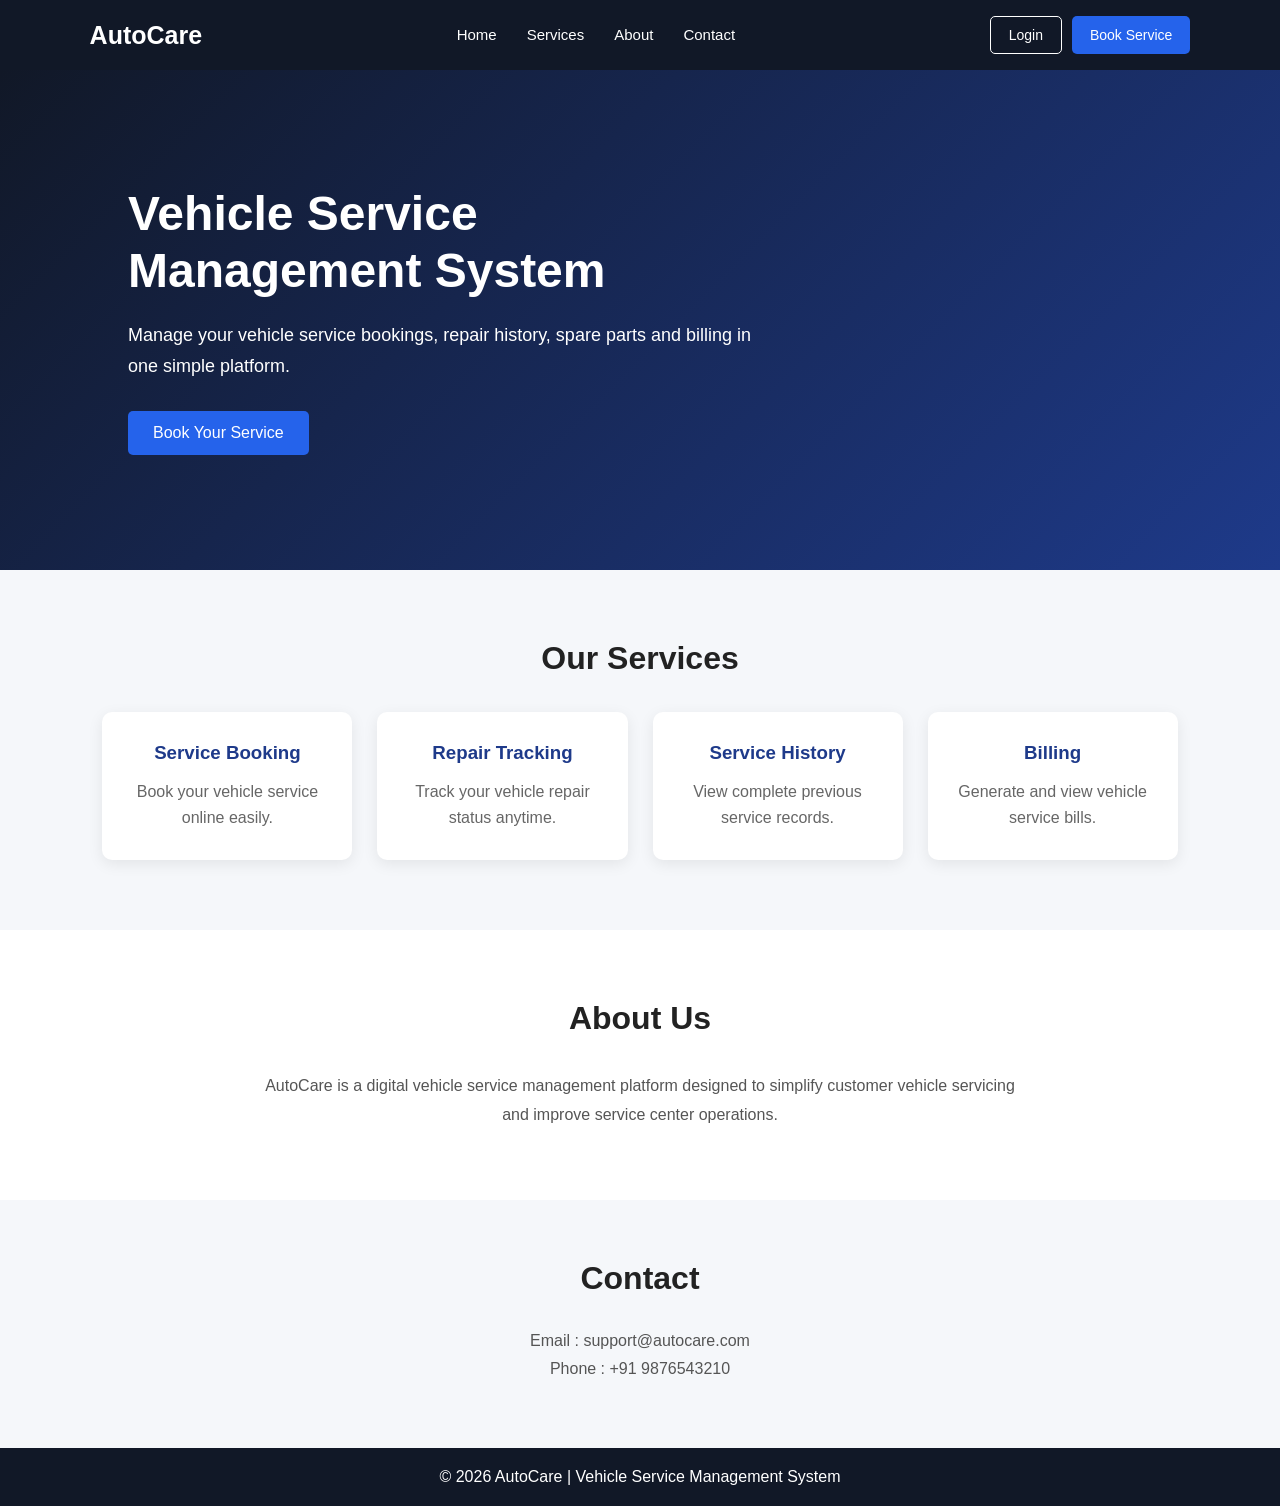
<file: frontend/index.html>
<!DOCTYPE html>
<html lang="en">
<head>
    <meta charset="UTF-8">
    <meta name="viewport" content="width=device-width, initial-scale=1.0">
    <title>Vehicle Service Management System</title>
    <link rel="stylesheet" href="style.css">
</head>

<body>

    <!-- Navbar -->
    <header>
        <nav class="navbar">
            <h2 class="logo">AutoCare</h2>

            <ul class="nav-links">
                <li><a href="#">Home</a></li>
                <li><a href="#services">Services</a></li>
                <li><a href="#about">About</a></li>
                <li><a href="#contact">Contact</a></li>
            </ul>

            <div class="nav-buttons">
               <button class="login-btn" onclick="window.location.href='login.html'">
    Login
</button>

<button class="book-btn" onclick="window.location.href='service.html'">
    Book Service
</button>
            </div>
        </nav>
    </header>

    <!-- Hero Section -->
    <section class="hero">

        <div class="hero-content">
            <h1>Vehicle Service Management System</h1>

            <p>
                Manage your vehicle service bookings, repair history,
                spare parts and billing in one simple platform.
            </p>

            <button class="hero-btn" onclick="window.location.href='service.html'">
    Book Your Service
</button>
        </div>

    </section>

    <!-- Services -->
    <section id="services" class="services">

        <h2>Our Services</h2>

        <div class="service-container">

            <div class="card">
                <h3>Service Booking</h3>
                <p>Book your vehicle service online easily.</p>
            </div>

            <div class="card">
                <h3>Repair Tracking</h3>
                <p>Track your vehicle repair status anytime.</p>
            </div>

            <div class="card">
                <h3>Service History</h3>
                <p>View complete previous service records.</p>
            </div>

            <div class="card">
                <h3>Billing</h3>
                <p>Generate and view vehicle service bills.</p>
            </div>

        </div>

    </section>

    <!-- About -->
    <section id="about" class="about">

        <h2>About Us</h2>

        <p>
            AutoCare is a digital vehicle service management platform
            designed to simplify customer vehicle servicing and improve
            service center operations.
        </p>

    </section>

    <!-- Contact -->
    <section id="contact" class="contact">

        <h2>Contact</h2>

        <p>Email : support@autocare.com</p>
        <p>Phone : +91 9876543210</p>

    </section>

    <!-- Footer -->
    <footer>
        <p>© 2026 AutoCare | Vehicle Service Management System</p>
    </footer>
    <script src="script.js"></script>

</body>
</html>
</file>
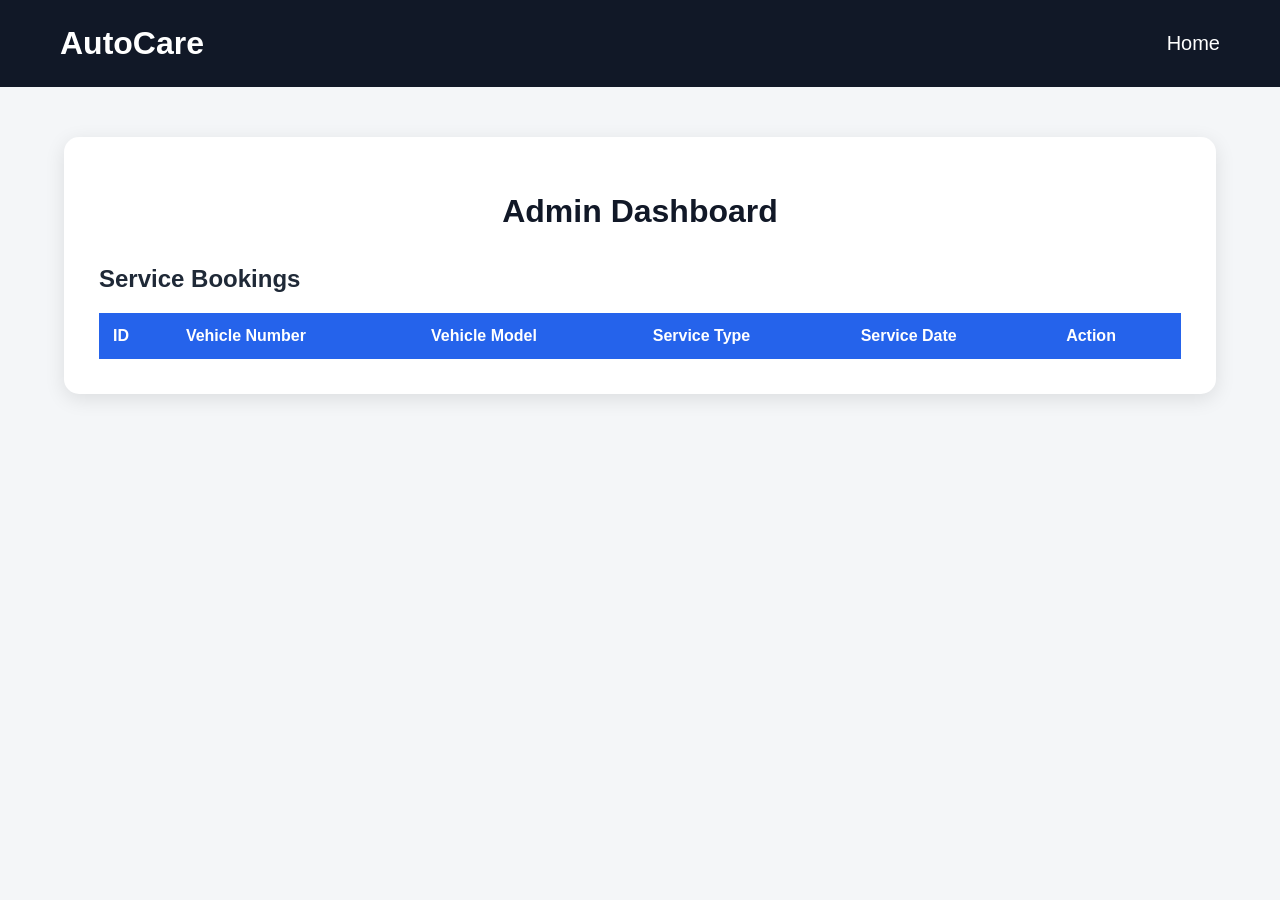
<file: frontend/admin.html>
<!DOCTYPE html>
<html lang="en">

<head>
    <meta charset="UTF-8">
    <meta name="viewport" content="width=device-width, initial-scale=1.0">

    <title>Admin - AutoCare</title>

    <link rel="stylesheet" href="admin.css">
</head>

<body>

    <header>
        <nav class="navbar">
            <h2 class="logo">AutoCare</h2>
            <a href="index.html">Home</a>
        </nav>
    </header>

    <div class="admin-container">

        <div class="admin-box">

            <h1>Admin Dashboard</h1>

            <h2>Service Bookings</h2>

            <table>

                <thead>
                    <tr>
                        <th>ID</th>
                        <th>Vehicle Number</th>
                        <th>Vehicle Model</th>
                        <th>Service Type</th>
                        <th>Service Date</th>
                        <th>Action</th>
                    </tr>
                </thead>

                <tbody id="bookingTableBody">
                </tbody>

            </table>

        </div>

    </div>

    <script src="admin.js"></script>

</body>

</html>
</file>
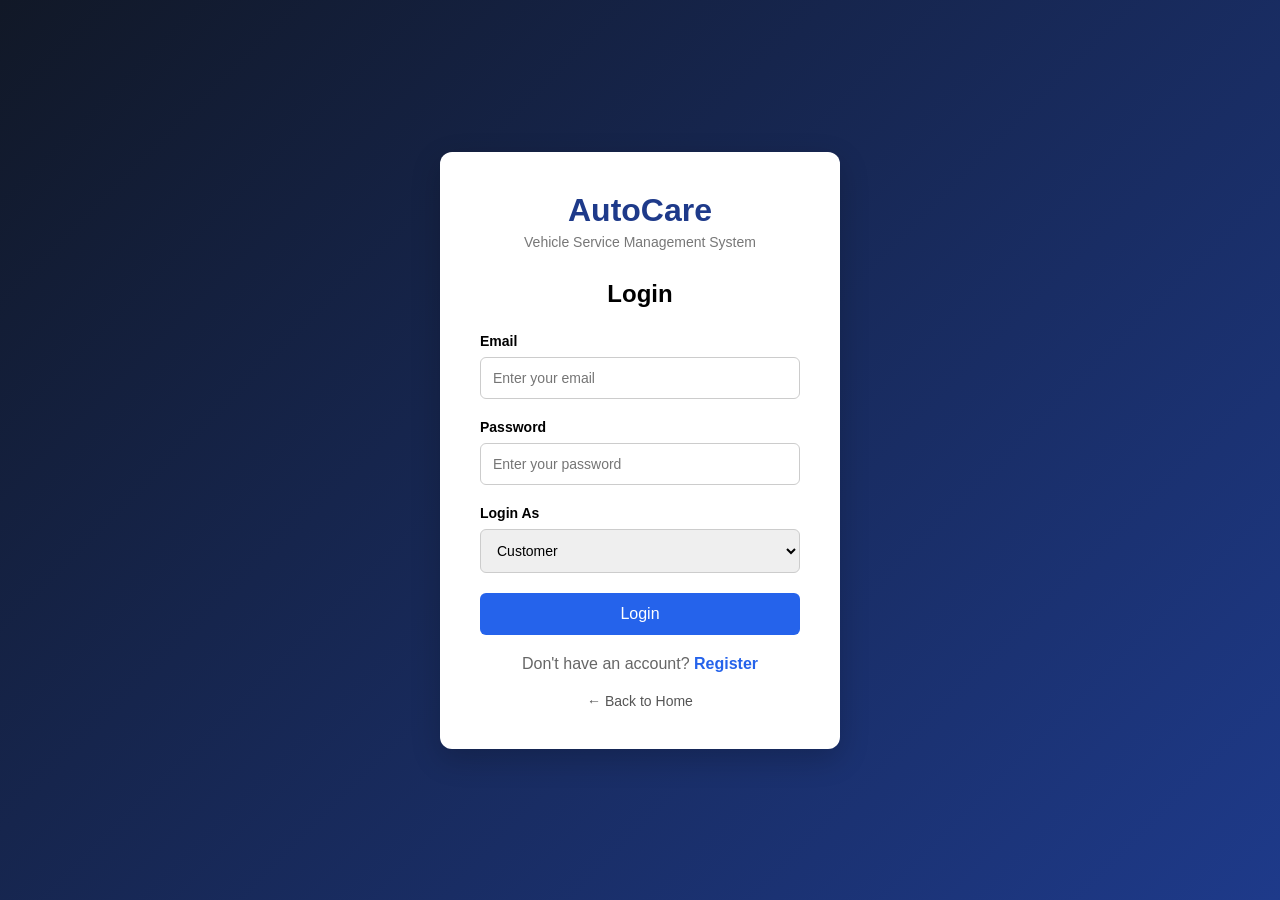
<file: frontend/login.html>
<!DOCTYPE html>
<html lang="en">
<head>
    <meta charset="UTF-8">
    <meta name="viewport" content="width=device-width, initial-scale=1.0">

    <title>Login - AutoCare</title>

    <link rel="stylesheet" href="login.css">
</head>

<body>

    <div class="login-container">

        <div class="login-box">

            <h1>AutoCare</h1>

            <p class="subtitle">Vehicle Service Management System</p>

            <h2>Login</h2>

            <form id="loginForm">

                <label for="email">Email</label>
                <input
                    type="email"
                    id="email"
                    placeholder="Enter your email"
                    required
                >

                <label for="password">Password</label>
                <input
                    type="password"
                    id="password"
                    placeholder="Enter your password"
                    required
                >

                <div class="user-type">
                    <label for="role">Login As</label>

                    <select id="role">
                        <option value="customer">Customer</option>
                        <option value="admin">Admin</option>
                    </select>
                </div>

                <button type="submit">Login</button>

            </form>

            <p class="register-text">
                Don't have an account?
                <a href="register.html">Register</a>
            </p>

            <a href="index.html" class="back-home">
                ← Back to Home
            </a>

        </div>

    </div>

    <script src="login.js"></script>

</body>
</html>
</file>
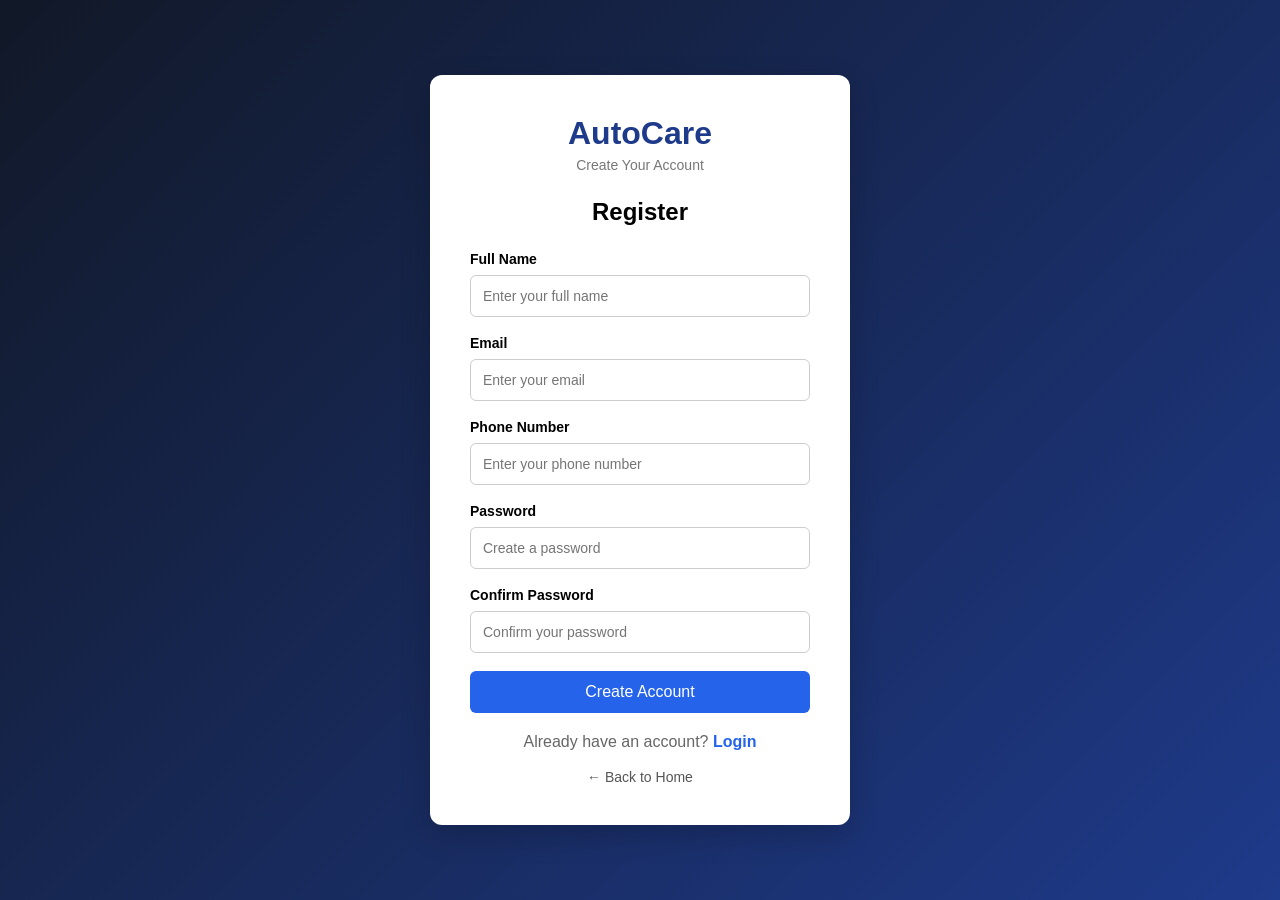
<file: frontend/register.html>
<!DOCTYPE html>
<html lang="en">
<head>
    <meta charset="UTF-8">
    <meta name="viewport" content="width=device-width, initial-scale=1.0">

    <title>Register - AutoCare</title>

    <link rel="stylesheet" href="register.css">
</head>

<body>

    <div class="register-container">

        <div class="register-box">

            <h1>AutoCare</h1>

            <p class="subtitle">Create Your Account</p>

            <h2>Register</h2>

            <form id="registerForm">

                <label for="name">Full Name</label>
                <input
                    type="text"
                    id="name"
                    placeholder="Enter your full name"
                    required
                >

                <label for="email">Email</label>
                <input
                    type="email"
                    id="email"
                    placeholder="Enter your email"
                    required
                >

                <label for="phone">Phone Number</label>
                <input
                    type="tel"
                    id="phone"
                    placeholder="Enter your phone number"
                    required
                >

                <label for="password">Password</label>
                <input
                    type="password"
                    id="password"
                    placeholder="Create a password"
                    required
                >

                <label for="confirmPassword">Confirm Password</label>
                <input
                    type="password"
                    id="confirmPassword"
                    placeholder="Confirm your password"
                    required
                >

                <button type="submit">Create Account</button>

            </form>

            <p class="login-text">
                Already have an account?
                <a href="login.html">Login</a>
            </p>

            <a href="index.html" class="back-home">
                ← Back to Home
            </a>

        </div>

    </div>

    <script src="register.js"></script>

</body>
</html>
</file>
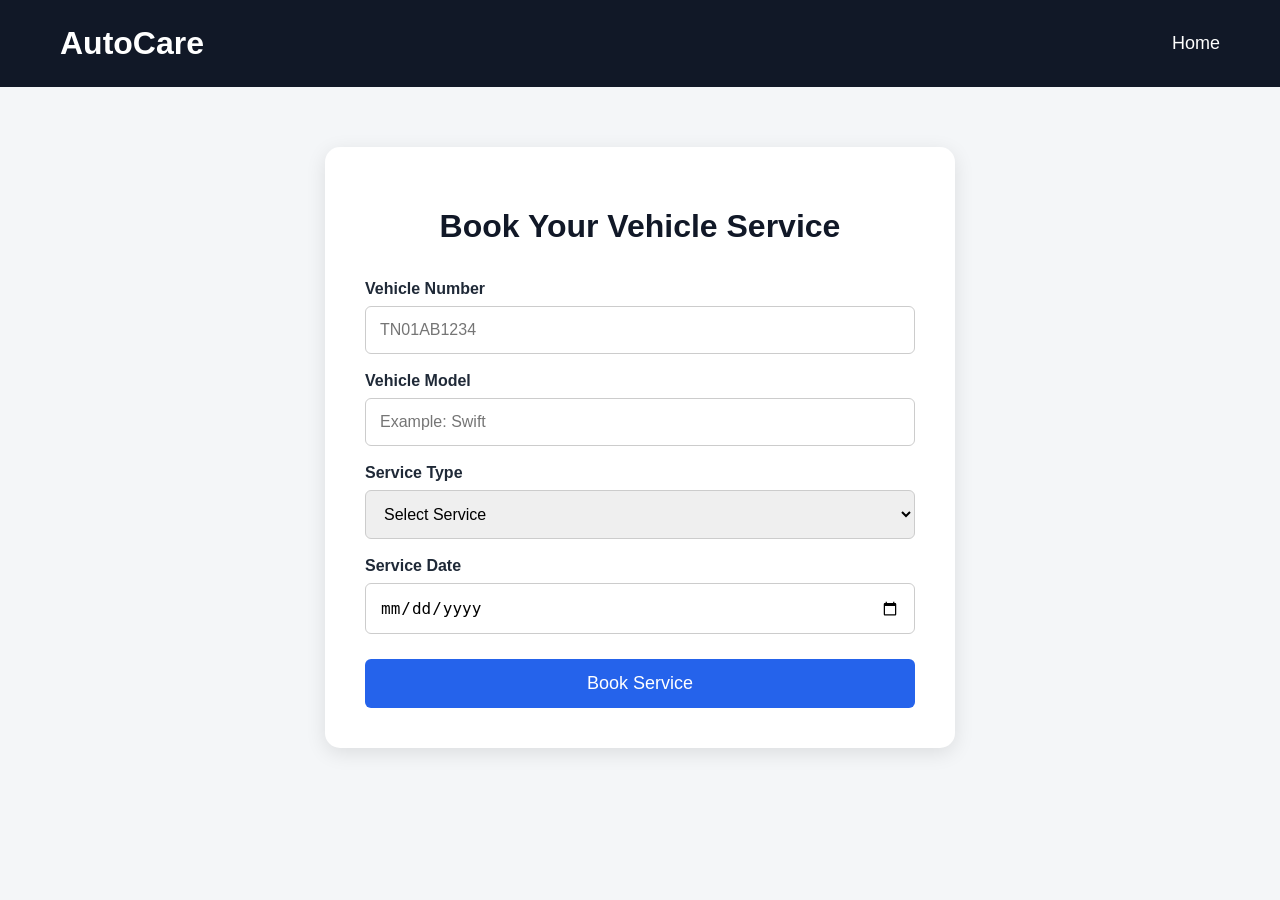
<file: frontend/service.html>
<!DOCTYPE html>
<html lang="en">
<head>
    <meta charset="UTF-8">
    <meta name="viewport" content="width=device-width, initial-scale=1.0">

    <title>Book Service - AutoCare</title>

    <link rel="stylesheet" href="service.css">
</head>

<body>

    <header>
        <nav class="navbar">
            <h2 class="logo">AutoCare</h2>
            <a href="index.html">Home</a>
        </nav>
    </header>

    <div class="booking-container">

        <div class="booking-box">

            <h1>Book Your Vehicle Service</h1>

            <form id="bookingForm">

                <label>Vehicle Number</label>
                <input
                    type="text"
                    id="vehicleNumber"
                    placeholder="TN01AB1234"
                    required
                >

                <label>Vehicle Model</label>
                <input
                    type="text"
                    id="vehicleModel"
                    placeholder="Example: Swift"
                    required
                >

                <label>Service Type</label>
                <select id="serviceType" required>
                    <option value="">Select Service</option>
                    <option value="General Service">General Service</option>
                    <option value="Oil Change">Oil Change</option>
                    <option value="Engine Repair">Engine Repair</option>
                    <option value="Brake Service">Brake Service</option>
                    <option value="Full Service">Full Service</option>
                </select>

                <label>Service Date</label>
                <input
                    type="date"
                    id="serviceDate"
                    required
                >

                <button type="submit">Book Service</button>

            </form>

        </div>

    </div>

    <script src="service.js"></script>

</body>
</html>
</file>
<file: frontend/style.css>
* {
    margin: 0;
    padding: 0;
    box-sizing: border-box;
}

body {
    font-family: Arial, sans-serif;
    background-color: #f5f7fa;
    color: #222;
}

/* Navbar */
.navbar {
    height: 70px;
    background-color: #111827;
    display: flex;
    align-items: center;
    justify-content: space-between;
    padding: 0 7%;
}

.logo {
    color: white;
    font-size: 25px;
}

.nav-links {
    display: flex;
    list-style: none;
    gap: 30px;
}

.nav-links a {
    color: white;
    text-decoration: none;
    font-size: 15px;
}

.nav-links a:hover {
    color: #60a5fa;
}

.nav-buttons {
    display: flex;
    gap: 10px;
}

.login-btn,
.book-btn,
.hero-btn {
    padding: 10px 18px;
    border: none;
    border-radius: 5px;
    cursor: pointer;
    font-size: 14px;
}

.login-btn {
    background-color: transparent;
    color: white;
    border: 1px solid white;
}

.book-btn,
.hero-btn {
    background-color: #2563eb;
    color: white;
}

.login-btn:hover,
.book-btn:hover,
.hero-btn:hover {
    opacity: 0.85;
}

/* Hero Section */
.hero {
    min-height: 500px;
    display: flex;
    align-items: center;
    padding: 0 10%;
    background: linear-gradient(135deg, #111827, #1e3a8a);
}

.hero-content {
    max-width: 650px;
    color: white;
}

.hero-content h1 {
    font-size: 48px;
    line-height: 1.2;
    margin-bottom: 20px;
}

.hero-content p {
    font-size: 18px;
    line-height: 1.7;
    margin-bottom: 30px;
}

.hero-btn {
    padding: 13px 25px;
    font-size: 16px;
}

/* Services */
.services {
    padding: 70px 8%;
    text-align: center;
}

.services h2,
.about h2,
.contact h2 {
    font-size: 32px;
    margin-bottom: 35px;
}

.service-container {
    display: grid;
    grid-template-columns: repeat(4, 1fr);
    gap: 25px;
}

.card {
    background-color: white;
    padding: 30px 20px;
    border-radius: 10px;
    box-shadow: 0 4px 15px rgba(0, 0, 0, 0.08);
}

.card h3 {
    margin-bottom: 15px;
    color: #1e3a8a;
}

.card p {
    color: #666;
    line-height: 1.6;
}

/* About */
.about {
    padding: 70px 15%;
    text-align: center;
    background-color: white;
}

.about p {
    max-width: 750px;
    margin: auto;
    line-height: 1.8;
    color: #555;
}

/* Contact */
.contact {
    padding: 60px;
    text-align: center;
}

.contact p {
    margin: 10px;
    color: #555;
}

/* Footer */
footer {
    background-color: #111827;
    color: white;
    text-align: center;
    padding: 20px;
}

/* Responsive Design */
@media (max-width: 900px) {

    .nav-links {
        display: none;
    }

    .service-container {
        grid-template-columns: repeat(2, 1fr);
    }

    .hero-content h1 {
        font-size: 38px;
    }
}

@media (max-width: 600px) {

    .service-container {
        grid-template-columns: 1fr;
    }

    .nav-buttons {
        display: none;
    }

    .hero {
        padding: 40px 8%;
    }

    .hero-content h1 {
        font-size: 32px;
    }
}
</file>
<file: frontend/admin.css>
body {
    margin: 0;
    font-family: Arial, sans-serif;
    background: #f4f6f8;
}

header {
    background: #111827;
    padding: 25px 60px;
}

.navbar {
    display: flex;
    justify-content: space-between;
    align-items: center;
}

.logo {
    color: white;
    font-size: 32px;
    margin: 0;
}

header a {
    color: white;
    text-decoration: none;
    font-size: 20px;
}

.admin-container {
    width: 90%;
    margin: 50px auto;
}

.admin-box {
    background: white;
    padding: 35px;
    border-radius: 15px;
    box-shadow: 0 5px 20px rgba(0, 0, 0, 0.1);
}

.admin-box h1 {
    text-align: center;
    color: #111827;
    margin-bottom: 35px;
}

.admin-box h2 {
    color: #1f2937;
    margin-bottom: 20px;
}

table {
    width: 100%;
    border-collapse: collapse;
}

th {
    background: #2563eb;
    color: white;
    padding: 14px;
    text-align: left;
}

td {
    padding: 14px;
    border-bottom: 1px solid #ddd;
}

tr:hover {
    background: #f1f5f9;
}
</file>
<file: frontend/login.css>
* {
    margin: 0;
    padding: 0;
    box-sizing: border-box;
}

body {
    font-family: Arial, sans-serif;
    background: linear-gradient(135deg, #111827, #1e3a8a);
    min-height: 100vh;

    display: flex;
    justify-content: center;
    align-items: center;
}

.login-container {
    width: 100%;
    padding: 20px;
}

.login-box {
    width: 400px;
    max-width: 100%;
    margin: auto;

    background: white;
    padding: 40px;
    border-radius: 12px;

    box-shadow: 0 10px 30px rgba(0, 0, 0, 0.2);
}

.login-box h1 {
    text-align: center;
    color: #1e3a8a;
    margin-bottom: 5px;
}

.subtitle {
    text-align: center;
    color: #777;
    font-size: 14px;
    margin-bottom: 30px;
}

.login-box h2 {
    text-align: center;
    margin-bottom: 25px;
}

.login-box label {
    display: block;
    margin-bottom: 8px;
    font-weight: bold;
    font-size: 14px;
}

.login-box input,
.login-box select {
    width: 100%;
    padding: 12px;

    border: 1px solid #ccc;
    border-radius: 6px;

    margin-bottom: 20px;
    font-size: 14px;
}

.login-box input:focus,
.login-box select:focus {
    outline: none;
    border-color: #2563eb;
}

.login-box button {
    width: 100%;
    padding: 12px;

    border: none;
    border-radius: 6px;

    background-color: #2563eb;
    color: white;

    font-size: 16px;
    cursor: pointer;
}

.login-box button:hover {
    background-color: #1d4ed8;
}

.register-text {
    text-align: center;
    margin-top: 20px;
    color: #666;
}

.register-text a {
    color: #2563eb;
    text-decoration: none;
    font-weight: bold;
}

.back-home {
    display: block;
    text-align: center;
    margin-top: 20px;

    color: #555;
    text-decoration: none;
    font-size: 14px;
}
</file>
<file: frontend/register.css>
* {
    margin: 0;
    padding: 0;
    box-sizing: border-box;
}

body {
    font-family: Arial, sans-serif;
    background: linear-gradient(135deg, #111827, #1e3a8a);
    min-height: 100vh;

    display: flex;
    justify-content: center;
    align-items: center;
}

.register-container {
    width: 100%;
    padding: 20px;
}

.register-box {
    width: 420px;
    max-width: 100%;
    margin: auto;

    background: white;
    padding: 40px;
    border-radius: 12px;

    box-shadow: 0 10px 30px rgba(0, 0, 0, 0.2);
}

.register-box h1 {
    text-align: center;
    color: #1e3a8a;
    margin-bottom: 5px;
}

.subtitle {
    text-align: center;
    color: #777;
    font-size: 14px;
    margin-bottom: 25px;
}

.register-box h2 {
    text-align: center;
    margin-bottom: 25px;
}

.register-box label {
    display: block;
    margin-bottom: 8px;
    font-weight: bold;
    font-size: 14px;
}

.register-box input {
    width: 100%;
    padding: 12px;

    border: 1px solid #ccc;
    border-radius: 6px;

    margin-bottom: 18px;
    font-size: 14px;
}

.register-box input:focus {
    outline: none;
    border-color: #2563eb;
}

.register-box button {
    width: 100%;
    padding: 12px;

    border: none;
    border-radius: 6px;

    background-color: #2563eb;
    color: white;

    font-size: 16px;
    cursor: pointer;
}

.register-box button:hover {
    background-color: #1d4ed8;
}

.login-text {
    text-align: center;
    margin-top: 20px;
    color: #666;
}

.login-text a {
    color: #2563eb;
    text-decoration: none;
    font-weight: bold;
}

.back-home {
    display: block;
    text-align: center;
    margin-top: 18px;

    color: #555;
    text-decoration: none;
    font-size: 14px;
}
</file>
<file: frontend/service.css>
body {
    margin: 0;
    font-family: Arial, sans-serif;
    background: #f4f6f8;
}

/* Header */
header {
    background: #111827;
    padding: 25px 60px;
}

.navbar {
    display: flex;
    justify-content: space-between;
    align-items: center;
}

.logo {
    color: white;
    font-size: 32px;
    margin: 0;
}

header a {
    color: white;
    text-decoration: none;
    font-size: 18px;
}

/* Booking Container */
.booking-container {
    width: 550px;
    margin: 60px auto;
    background: white;
    padding: 40px;
    border-radius: 15px;
    box-shadow: 0 5px 20px rgba(0, 0, 0, 0.1);
}

/* Heading */
.booking-box h1 {
    text-align: center;
    color: #111827;
    margin-bottom: 35px;
}

/* Labels */
.booking-box label {
    display: block;
    margin-top: 18px;
    font-weight: bold;
    color: #1f2937;
}

/* Inputs */
.booking-box input,
.booking-box select {
    width: 100%;
    padding: 14px;
    margin-top: 8px;
    box-sizing: border-box;
    border: 1px solid #ccc;
    border-radius: 6px;
    font-size: 16px;
}

/* Button */
.booking-box button {
    width: 100%;
    padding: 14px;
    margin-top: 25px;
    background: #2563eb;
    color: white;
    border: none;
    border-radius: 6px;
    font-size: 18px;
    cursor: pointer;
}

.booking-box button:hover {
    background: #1d4ed8;
}
</file>
